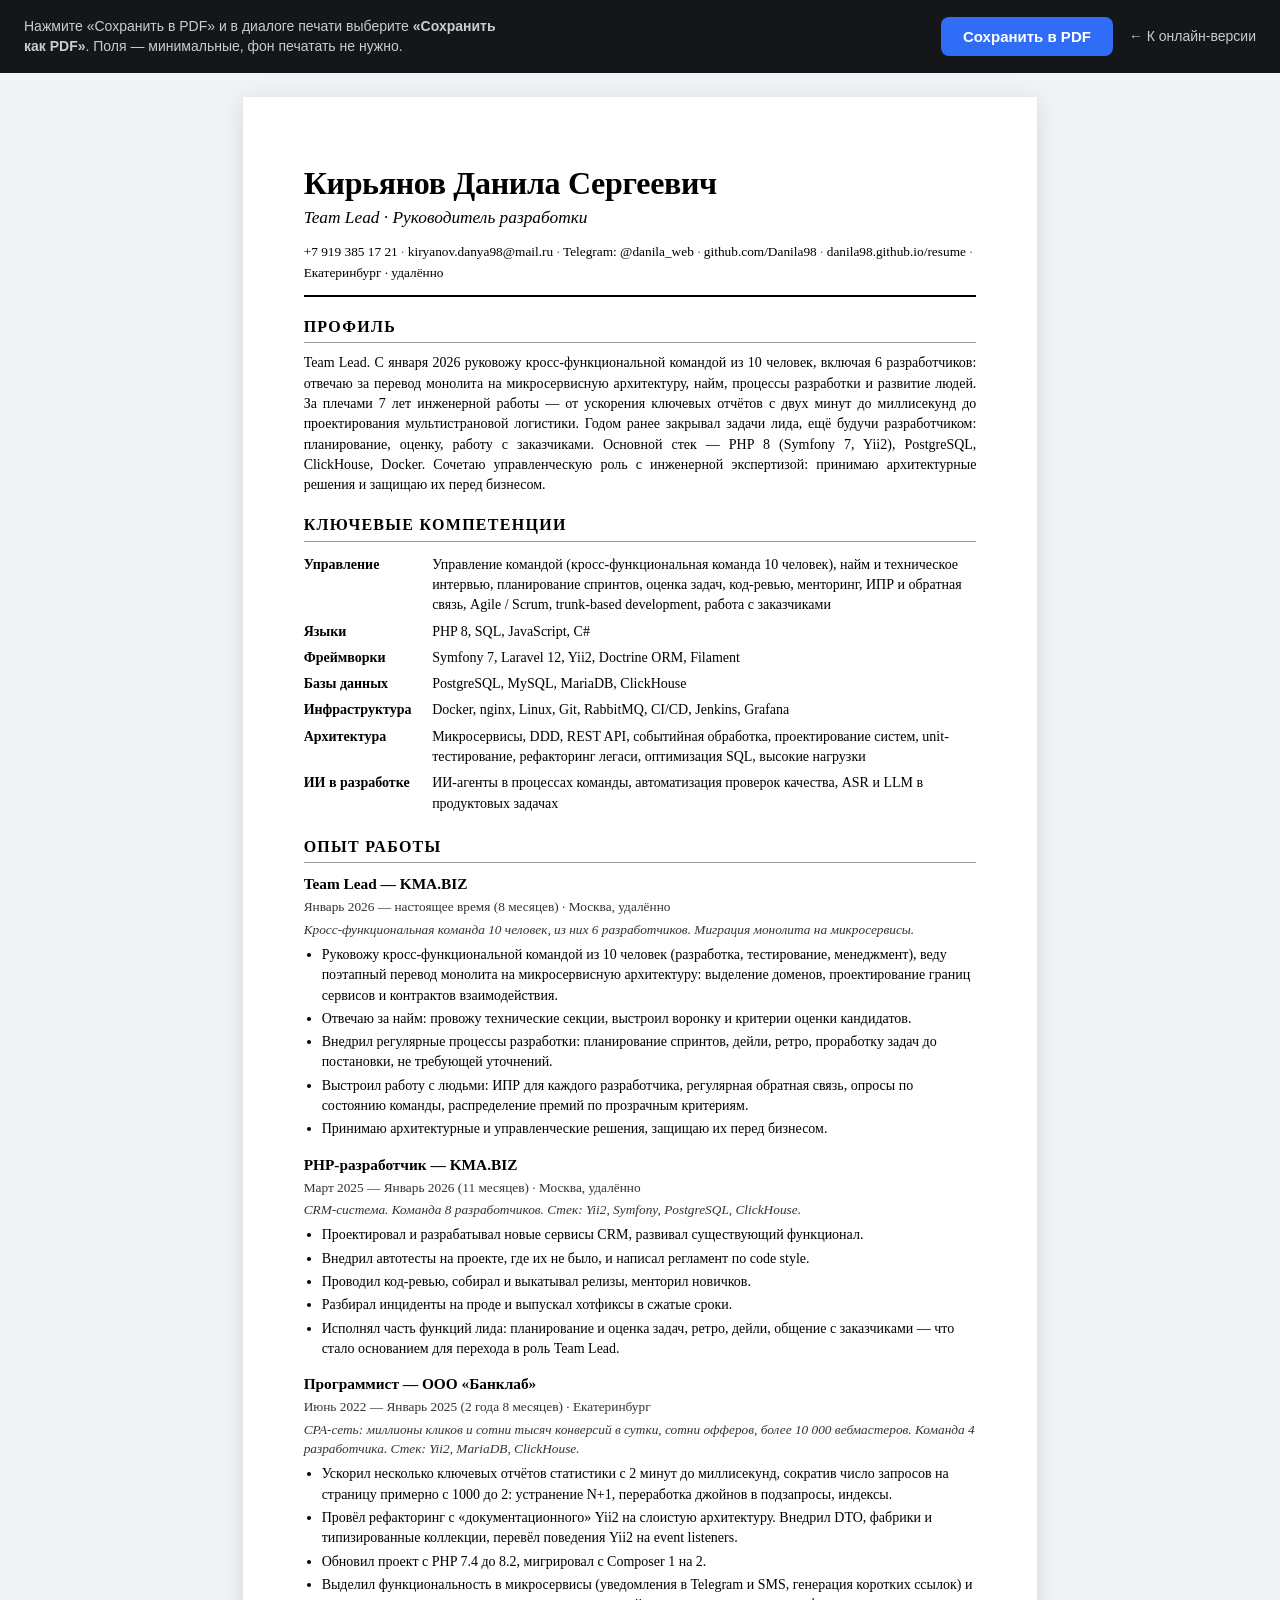
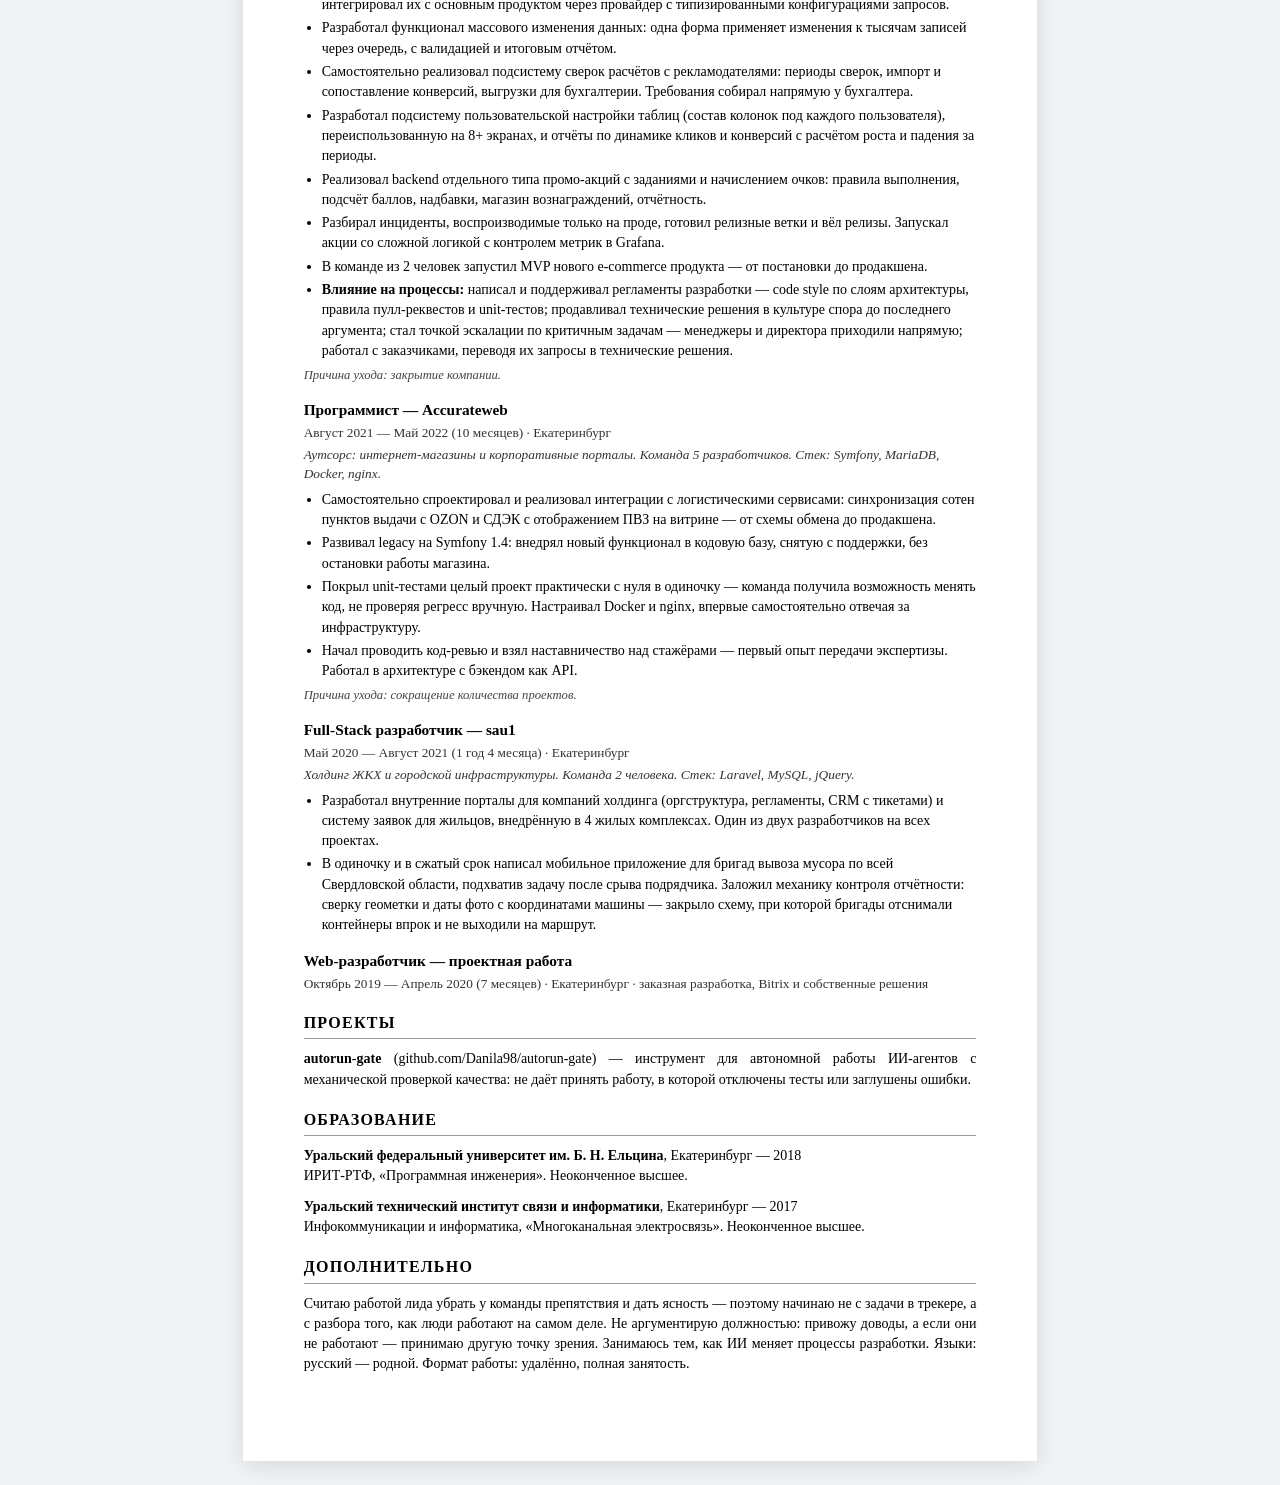
<file: print.html>
<!DOCTYPE html>
<html lang="ru">
<head>
	<meta charset="UTF-8">
	<meta name="viewport" content="width=device-width, initial-scale=1">
	<title>Кирьянов Данила Сергеевич — Team Lead / Руководитель разработки</title>
	<meta name="description" content="Резюме: Кирьянов Данила Сергеевич, Team Lead backend-разработки.">
	<link rel="stylesheet" href="css/print.css">
</head>
<body>

<div class="toolbar no-print">
	<p class="toolbar__hint">
		Нажмите «Сохранить в PDF» и в диалоге печати выберите <b>«Сохранить как PDF»</b>.
		Поля — минимальные, фон печатать не нужно.
	</p>
	<div class="toolbar__actions">
		<button class="toolbar__btn" type="button" onclick="window.print()">Сохранить в PDF</button>
		<a class="toolbar__link" href="index.html">← К онлайн-версии</a>
	</div>
</div>

<article class="doc">

	<header class="doc__header">
		<h1 class="doc__name">Кирьянов Данила Сергеевич</h1>
		<p class="doc__role">Team Lead · Руководитель разработки</p>
		<p class="doc__contacts">
			<span>+7 919 385 17 21</span>
			<span>kiryanov.danya98@mail.ru</span>
			<span>Telegram: @danila_web</span>
			<span>github.com/Danila98</span>
			<span>danila98.github.io/resume</span>
			<span>Екатеринбург · удалённо</span>
		</p>
	</header>

	<section class="doc__section">
		<h2 class="doc__h2">Профиль</h2>
		<p class="doc__text">
			Team Lead. С января 2026 руковожу кросс-функциональной командой из 10 человек,
			включая 6 разработчиков: отвечаю за перевод монолита на микросервисную архитектуру,
			найм, процессы разработки и развитие людей. За плечами 7 лет инженерной работы —
			от ускорения ключевых отчётов с двух минут до миллисекунд до проектирования
			мультистрановой логистики. Годом ранее закрывал задачи лида, ещё будучи
			разработчиком: планирование, оценку, работу с заказчиками. Основной стек — PHP 8
			(Symfony 7, Yii2), PostgreSQL, ClickHouse, Docker. Сочетаю управленческую роль
			с инженерной экспертизой: принимаю архитектурные решения и защищаю их перед бизнесом.
		</p>
	</section>

	<section class="doc__section">
		<h2 class="doc__h2">Ключевые компетенции</h2>
		<table class="doc__skills">
			<tr>
				<th>Управление</th>
				<td>Управление командой (кросс-функциональная команда 10 человек), найм и техническое интервью, планирование спринтов, оценка задач, код-ревью, менторинг, ИПР и обратная связь, Agile / Scrum, trunk-based development, работа с заказчиками</td>
			</tr>
			<tr>
				<th>Языки</th>
				<td>PHP 8, SQL, JavaScript, C#</td>
			</tr>
			<tr>
				<th>Фреймворки</th>
				<td>Symfony 7, Laravel 12, Yii2, Doctrine ORM, Filament</td>
			</tr>
			<tr>
				<th>Базы данных</th>
				<td>PostgreSQL, MySQL, MariaDB, ClickHouse</td>
			</tr>
			<tr>
				<th>Инфраструктура</th>
				<td>Docker, nginx, Linux, Git, RabbitMQ, CI/CD, Jenkins, Grafana</td>
			</tr>
			<tr>
				<th>Архитектура</th>
				<td>Микросервисы, DDD, REST API, событийная обработка, проектирование систем, unit-тестирование, рефакторинг легаси, оптимизация SQL, высокие нагрузки</td>
			</tr>
			<tr>
				<th>ИИ в разработке</th>
				<td>ИИ-агенты в процессах команды, автоматизация проверок качества, ASR и LLM в продуктовых задачах</td>
			</tr>
		</table>
	</section>

	<section class="doc__section">
		<h2 class="doc__h2">Опыт работы</h2>

		<div class="doc__job">
			<h3 class="doc__job-title">Team Lead — KMA.BIZ</h3>
			<p class="doc__job-meta">Январь 2026 — настоящее время (8 месяцев) · Москва, удалённо</p>
			<p class="doc__job-context">Кросс-функциональная команда 10 человек, из них 6 разработчиков. Миграция монолита на микросервисы.</p>
			<ul class="doc__list">
				<li>Руковожу кросс-функциональной командой из 10 человек (разработка, тестирование, менеджмент), веду поэтапный перевод монолита на микросервисную архитектуру: выделение доменов, проектирование границ сервисов и контрактов взаимодействия.</li>
				<li>Отвечаю за найм: провожу технические секции, выстроил воронку и критерии оценки кандидатов.</li>
				<li>Внедрил регулярные процессы разработки: планирование спринтов, дейли, ретро, проработку задач до постановки, не требующей уточнений.</li>
				<li>Выстроил работу с людьми: ИПР для каждого разработчика, регулярная обратная связь, опросы по состоянию команды, распределение премий по прозрачным критериям.</li>
				<li>Принимаю архитектурные и управленческие решения, защищаю их перед бизнесом.</li>
			</ul>
		</div>

		<div class="doc__job">
			<h3 class="doc__job-title">PHP-разработчик — KMA.BIZ</h3>
			<p class="doc__job-meta">Март 2025 — Январь 2026 (11 месяцев) · Москва, удалённо</p>
			<p class="doc__job-context">CRM-система. Команда 8 разработчиков. Стек: Yii2, Symfony, PostgreSQL, ClickHouse.</p>
			<ul class="doc__list">
				<li>Проектировал и разрабатывал новые сервисы CRM, развивал существующий функционал.</li>
				<li>Внедрил автотесты на проекте, где их не было, и написал регламент по code style.</li>
				<li>Проводил код-ревью, собирал и выкатывал релизы, менторил новичков.</li>
				<li>Разбирал инциденты на проде и выпускал хотфиксы в сжатые сроки.</li>
				<li>Исполнял часть функций лида: планирование и оценка задач, ретро, дейли, общение с заказчиками — что стало основанием для перехода в роль Team Lead.</li>
			</ul>
		</div>

		<div class="doc__job">
			<h3 class="doc__job-title">Программист — ООО «Банклаб»</h3>
			<p class="doc__job-meta">Июнь 2022 — Январь 2025 (2 года 8 месяцев) · Екатеринбург</p>
			<p class="doc__job-context">CPA-сеть: миллионы кликов и сотни тысяч конверсий в сутки, сотни офферов, более 10 000 вебмастеров. Команда 4 разработчика. Стек: Yii2, MariaDB, ClickHouse.</p>
			<ul class="doc__list">
				<li>Ускорил несколько ключевых отчётов статистики с 2 минут до миллисекунд, сократив число запросов на страницу примерно с 1000 до 2: устранение N+1, переработка джойнов в подзапросы, индексы.</li>
				<li>Провёл рефакторинг с «документационного» Yii2 на слоистую архитектуру. Внедрил DTO, фабрики и типизированные коллекции, перевёл поведения Yii2 на event listeners.</li>
				<li>Обновил проект с PHP 7.4 до 8.2, мигрировал с Composer 1 на 2.</li>
				<li>Выделил функциональность в микросервисы (уведомления в Telegram и SMS, генерация коротких ссылок) и интегрировал их с основным продуктом через провайдер с типизированными конфигурациями запросов.</li>
				<li>Разработал функционал массового изменения данных: одна форма применяет изменения к тысячам записей через очередь, с валидацией и итоговым отчётом.</li>
				<li>Самостоятельно реализовал подсистему сверок расчётов с рекламодателями: периоды сверок, импорт и сопоставление конверсий, выгрузки для бухгалтерии. Требования собирал напрямую у бухгалтера.</li>
				<li>Разработал подсистему пользовательской настройки таблиц (состав колонок под каждого пользователя), переиспользованную на 8+ экранах, и отчёты по динамике кликов и конверсий с расчётом роста и падения за периоды.</li>
				<li>Реализовал backend отдельного типа промо-акций с заданиями и начислением очков: правила выполнения, подсчёт баллов, надбавки, магазин вознаграждений, отчётность.</li>
				<li>Разбирал инциденты, воспроизводимые только на проде, готовил релизные ветки и вёл релизы. Запускал акции со сложной логикой с контролем метрик в Grafana.</li>
				<li>В команде из 2 человек запустил MVP нового e-commerce продукта — от постановки до продакшена.</li>
				<li><b>Влияние на процессы:</b> написал и поддерживал регламенты разработки — code style по слоям архитектуры, правила пулл-реквестов и unit-тестов; продавливал технические решения в культуре спора до последнего аргумента; стал точкой эскалации по критичным задачам — менеджеры и директора приходили напрямую; работал с заказчиками, переводя их запросы в технические решения.</li>
			</ul>
			<p class="doc__job-note">Причина ухода: закрытие компании.</p>
		</div>

		<div class="doc__job">
			<h3 class="doc__job-title">Программист — Accurateweb</h3>
			<p class="doc__job-meta">Август 2021 — Май 2022 (10 месяцев) · Екатеринбург</p>
			<p class="doc__job-context">Аутсорс: интернет-магазины и корпоративные порталы. Команда 5 разработчиков. Стек: Symfony, MariaDB, Docker, nginx.</p>
			<ul class="doc__list">
				<li>Самостоятельно спроектировал и реализовал интеграции с логистическими сервисами: синхронизация сотен пунктов выдачи с OZON и СДЭК с отображением ПВЗ на витрине — от схемы обмена до продакшена.</li>
				<li>Развивал legacy на Symfony 1.4: внедрял новый функционал в кодовую базу, снятую с поддержки, без остановки работы магазина.</li>
				<li>Покрыл unit-тестами целый проект практически с нуля в одиночку — команда получила возможность менять код, не проверяя регресс вручную. Настраивал Docker и nginx, впервые самостоятельно отвечая за инфраструктуру.</li>
				<li>Начал проводить код-ревью и взял наставничество над стажёрами — первый опыт передачи экспертизы. Работал в архитектуре с бэкендом как API.</li>
			</ul>
			<p class="doc__job-note">Причина ухода: сокращение количества проектов.</p>
		</div>

		<div class="doc__job">
			<h3 class="doc__job-title">Full-Stack разработчик — sau1</h3>
			<p class="doc__job-meta">Май 2020 — Август 2021 (1 год 4 месяца) · Екатеринбург</p>
			<p class="doc__job-context">Холдинг ЖКХ и городской инфраструктуры. Команда 2 человека. Стек: Laravel, MySQL, jQuery.</p>
			<ul class="doc__list">
				<li>Разработал внутренние порталы для компаний холдинга (оргструктура, регламенты, CRM с тикетами) и систему заявок для жильцов, внедрённую в 4 жилых комплексах. Один из двух разработчиков на всех проектах.</li>
				<li>В одиночку и в сжатый срок написал мобильное приложение для бригад вывоза мусора по всей Свердловской области, подхватив задачу после срыва подрядчика. Заложил механику контроля отчётности: сверку геометки и даты фото с координатами машины — закрыло схему, при которой бригады отснимали контейнеры впрок и не выходили на маршрут.</li>
			</ul>
		</div>

		<div class="doc__job">
			<h3 class="doc__job-title">Web-разработчик — проектная работа</h3>
			<p class="doc__job-meta">Октябрь 2019 — Апрель 2020 (7 месяцев) · Екатеринбург · заказная разработка, Bitrix и собственные решения</p>
		</div>
	</section>

	<section class="doc__section">
		<h2 class="doc__h2">Проекты</h2>
		<p class="doc__text">
			<b>autorun-gate</b> (github.com/Danila98/autorun-gate) — инструмент для автономной
			работы ИИ-агентов с механической проверкой качества: не даёт принять работу,
			в которой отключены тесты или заглушены ошибки.
		</p>
	</section>

	<section class="doc__section">
		<h2 class="doc__h2">Образование</h2>
		<p class="doc__edu">
			<b>Уральский федеральный университет им. Б. Н. Ельцина</b>, Екатеринбург — 2018<br>
			ИРИТ-РТФ, «Программная инженерия». Неоконченное высшее.
		</p>
		<p class="doc__edu">
			<b>Уральский технический институт связи и информатики</b>, Екатеринбург — 2017<br>
			Инфокоммуникации и информатика, «Многоканальная электросвязь». Неоконченное высшее.
		</p>
	</section>

	<section class="doc__section">
		<h2 class="doc__h2">Дополнительно</h2>
		<p class="doc__text">
			Считаю работой лида убрать у команды препятствия и дать ясность — поэтому начинаю
			не с задачи в трекере, а с разбора того, как люди работают на самом деле.
			Не аргументирую должностью: привожу доводы, а если они не работают — принимаю
			другую точку зрения. Занимаюсь тем, как ИИ меняет процессы разработки.
			Языки: русский — родной. Формат работы: удалённо, полная занятость.
		</p>
	</section>

</article>

</body>
</html>
</file>
<file: css/print.css>
/* ==========================================================================
   Печатная (PDF) версия резюме — оптимизирована под ATS-парсеры
   Текстовый слой, без картинок, без колонок, без иконок вместо слов.
   ========================================================================== */

* { box-sizing: border-box; }

body {
	margin: 0;
	padding: 0;
	background: #f2f3f5;
	font-family: Georgia, 'Times New Roman', 'Liberation Serif', serif;
	color: #000;
	line-height: 1.45;
}

/* --- Панель управления (только на экране) --------------------------------- */

.toolbar {
	background: #14161a;
	color: #fff;
	padding: 16px 24px;
	display: flex;
	flex-wrap: wrap;
	align-items: center;
	justify-content: space-between;
	gap: 16px;
	font-family: -apple-system, BlinkMacSystemFont, 'Segoe UI', Roboto, Arial, sans-serif;
}

.toolbar__hint {
	margin: 0;
	font-size: 14px;
	color: #c8ccd3;
	max-width: 62ch;
}

.toolbar__actions {
	display: flex;
	align-items: center;
	gap: 16px;
}

.toolbar__btn {
	background: #2f6df6;
	color: #fff;
	border: none;
	border-radius: 8px;
	padding: 11px 22px;
	font-size: 15px;
	font-weight: 600;
	cursor: pointer;
	font-family: inherit;
}
.toolbar__btn:hover { background: #2559d0; }

.toolbar__link {
	color: #c8ccd3;
	font-size: 14px;
	text-decoration: none;
	white-space: nowrap;
}
.toolbar__link:hover { color: #fff; }

/* --- Документ ------------------------------------------------------------- */

.doc {
	max-width: 210mm;
	margin: 24px auto;
	padding: 18mm 16mm;
	background: #fff;
	box-shadow: 0 4px 24px rgba(0, 0, 0, 0.12);
}

.doc__header {
	padding-bottom: 12px;
	border-bottom: 2px solid #000;
	margin-bottom: 18px;
}

.doc__name {
	margin: 0 0 4px;
	font-size: 24pt;
	line-height: 1.15;
	letter-spacing: -0.01em;
}

.doc__role {
	margin: 0 0 10px;
	font-size: 13pt;
	font-weight: normal;
	font-style: italic;
}

.doc__contacts {
	margin: 0;
	font-size: 10pt;
	line-height: 1.6;
}
.doc__contacts span::after {
	content: ' · ';
	color: #666;
}
.doc__contacts span:last-child::after { content: ''; }

.doc__section { margin-bottom: 18px; }

.doc__h2 {
	margin: 0 0 10px;
	font-size: 12pt;
	text-transform: uppercase;
	letter-spacing: 0.08em;
	border-bottom: 1px solid #999;
	padding-bottom: 4px;
}

.doc__text {
	margin: 0;
	font-size: 10.5pt;
	text-align: justify;
}

.doc__text--spaced { margin-top: 6px; }

/* --- Навыки: таблица парсится ATS надёжнее, чем flex-теги ----------------- */

.doc__skills {
	width: 100%;
	border-collapse: collapse;
	font-size: 10.5pt;
}

.doc__skills th {
	text-align: left;
	vertical-align: top;
	width: 34mm;
	padding: 3px 10px 3px 0;
	font-weight: bold;
	white-space: nowrap;
}

.doc__skills td {
	vertical-align: top;
	padding: 3px 0;
}

/* --- Опыт ----------------------------------------------------------------- */

.doc__job { margin-bottom: 14px; }
.doc__job:last-child { margin-bottom: 0; }

.doc__job-title {
	margin: 0 0 2px;
	font-size: 11.5pt;
}

.doc__job-meta {
	margin: 0 0 3px;
	font-size: 10pt;
	color: #333;
}

.doc__job-context {
	margin: 0 0 6px;
	font-size: 10pt;
	font-style: italic;
	color: #333;
}

.doc__list {
	margin: 0;
	padding-left: 18px;
	font-size: 10.5pt;
}
.doc__list li { margin-bottom: 3px; }

.doc__job-note {
	margin: 5px 0 0;
	font-size: 9.5pt;
	color: #444;
	font-style: italic;
}

.doc__edu {
	margin: 0 0 10px;
	font-size: 10.5pt;
}
.doc__edu:last-child { margin-bottom: 0; }

/* --- Печать --------------------------------------------------------------- */

@page {
	size: A4;
	margin: 9mm 12mm;
}

@media print {
	.no-print { display: none !important; }

	body { background: #fff; line-height: 1.3; }

	.doc {
		max-width: none;
		margin: 0;
		padding: 0;
		box-shadow: none;
	}

	/* Уплотнение под 2 страницы A4 */
	.doc__name { font-size: 20pt; }
	.doc__role { font-size: 11.5pt; margin-bottom: 7px; }
	.doc__contacts { font-size: 9pt; line-height: 1.45; }
	.doc__header { margin-bottom: 12px; padding-bottom: 8px; }

	.doc__section { margin-bottom: 6px; }
	.doc__h2 { font-size: 10.5pt; margin-bottom: 5px; padding-bottom: 2px; }

	.doc__text,
	.doc__skills,
	.doc__list,
	.doc__edu { font-size: 9.5pt; }

	.doc__skills th,
	.doc__skills td { padding: 1.5px 8px 1.5px 0; }

	.doc__job { margin-bottom: 7px; }
	.doc__job-title { font-size: 10.5pt; }
	.doc__job-meta,
	.doc__job-context { font-size: 9pt; margin-bottom: 1.5px; }
	.doc__list li { margin-bottom: 1px; }
	.doc__job-note { font-size: 8.5pt; margin-top: 3px; }
	.doc__edu { margin-bottom: 7px; }

	/* Короткие блоки не рвём, длинные (опыт) — разрешаем разрывать,
	   иначе целый блок уезжает на новую страницу и оставляет пустоту. */
	.doc__edu,
	.doc__skills tr { break-inside: avoid; page-break-inside: avoid; }

	.doc__job { break-inside: auto; }

	/* Заголовок и мета-строки не должны отрываться от своего списка */
	.doc__h2,
	.doc__job-title,
	.doc__job-meta,
	.doc__job-context { break-after: avoid; page-break-after: avoid; }

	/* Не оставлять одиночную строку списка на краю страницы */
	.doc__list li { break-inside: avoid; page-break-inside: avoid; }
	.doc__list { orphans: 2; widows: 2; }

	/* Длинные абзацы могут перетекать между страницами: иначе целый блок
	   уезжает на новую страницу и оставляет пустоту в конце предыдущей. */
	.doc__text { break-inside: auto; orphans: 2; widows: 2; }

	.doc__section { break-inside: auto; }

	a { color: #000; text-decoration: none; }
}
</file>
